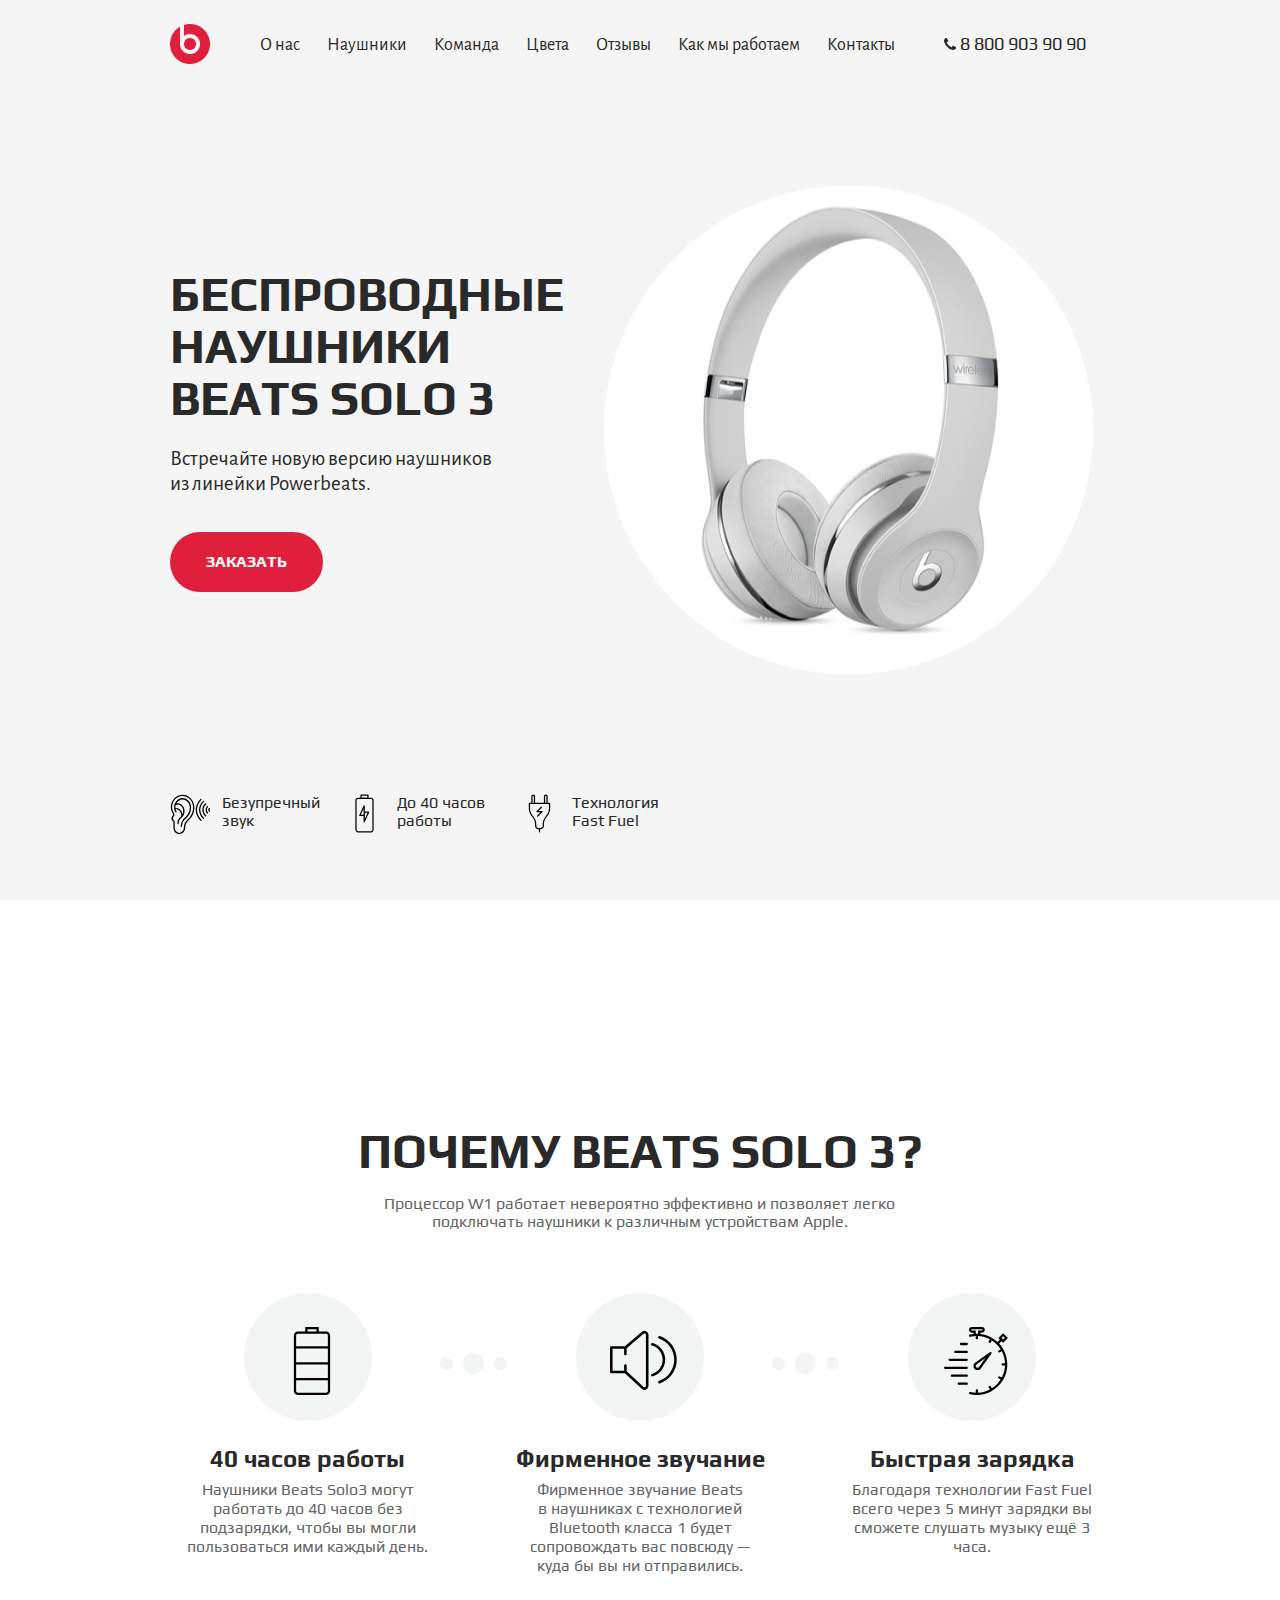
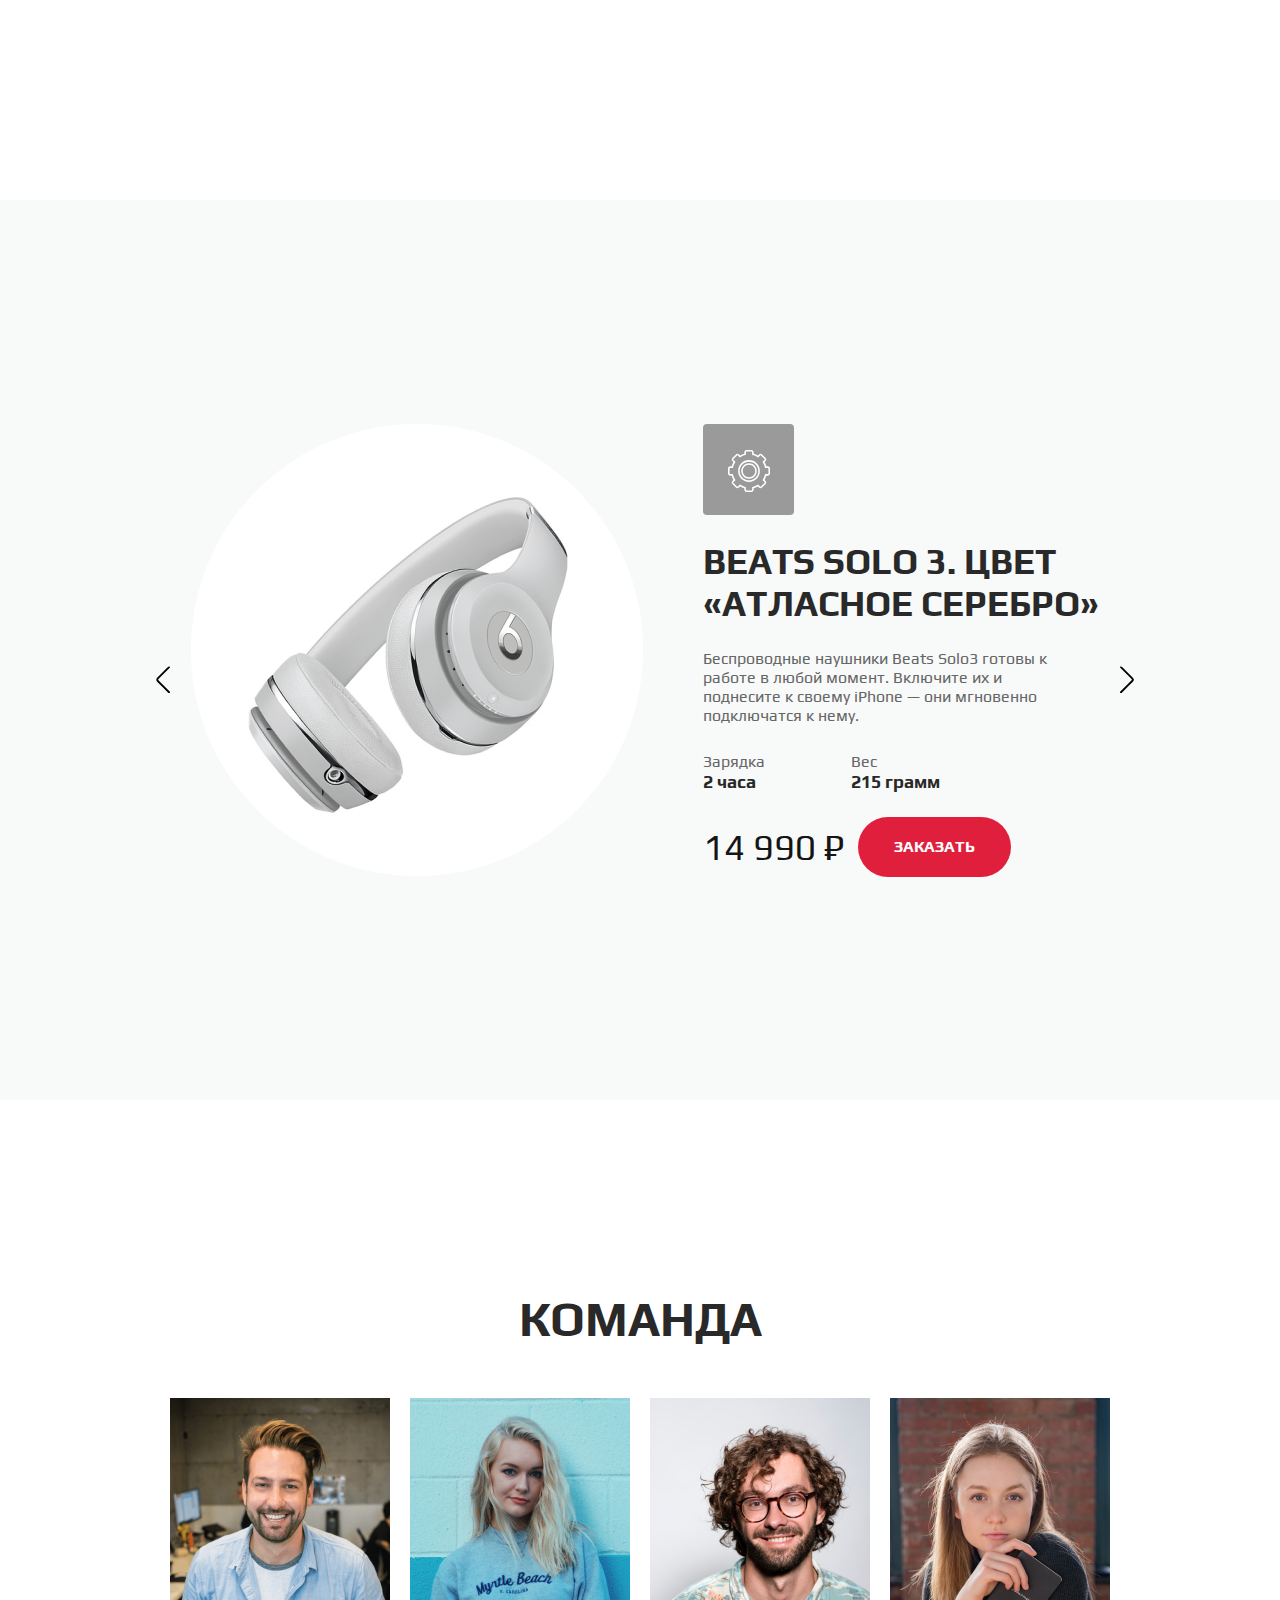
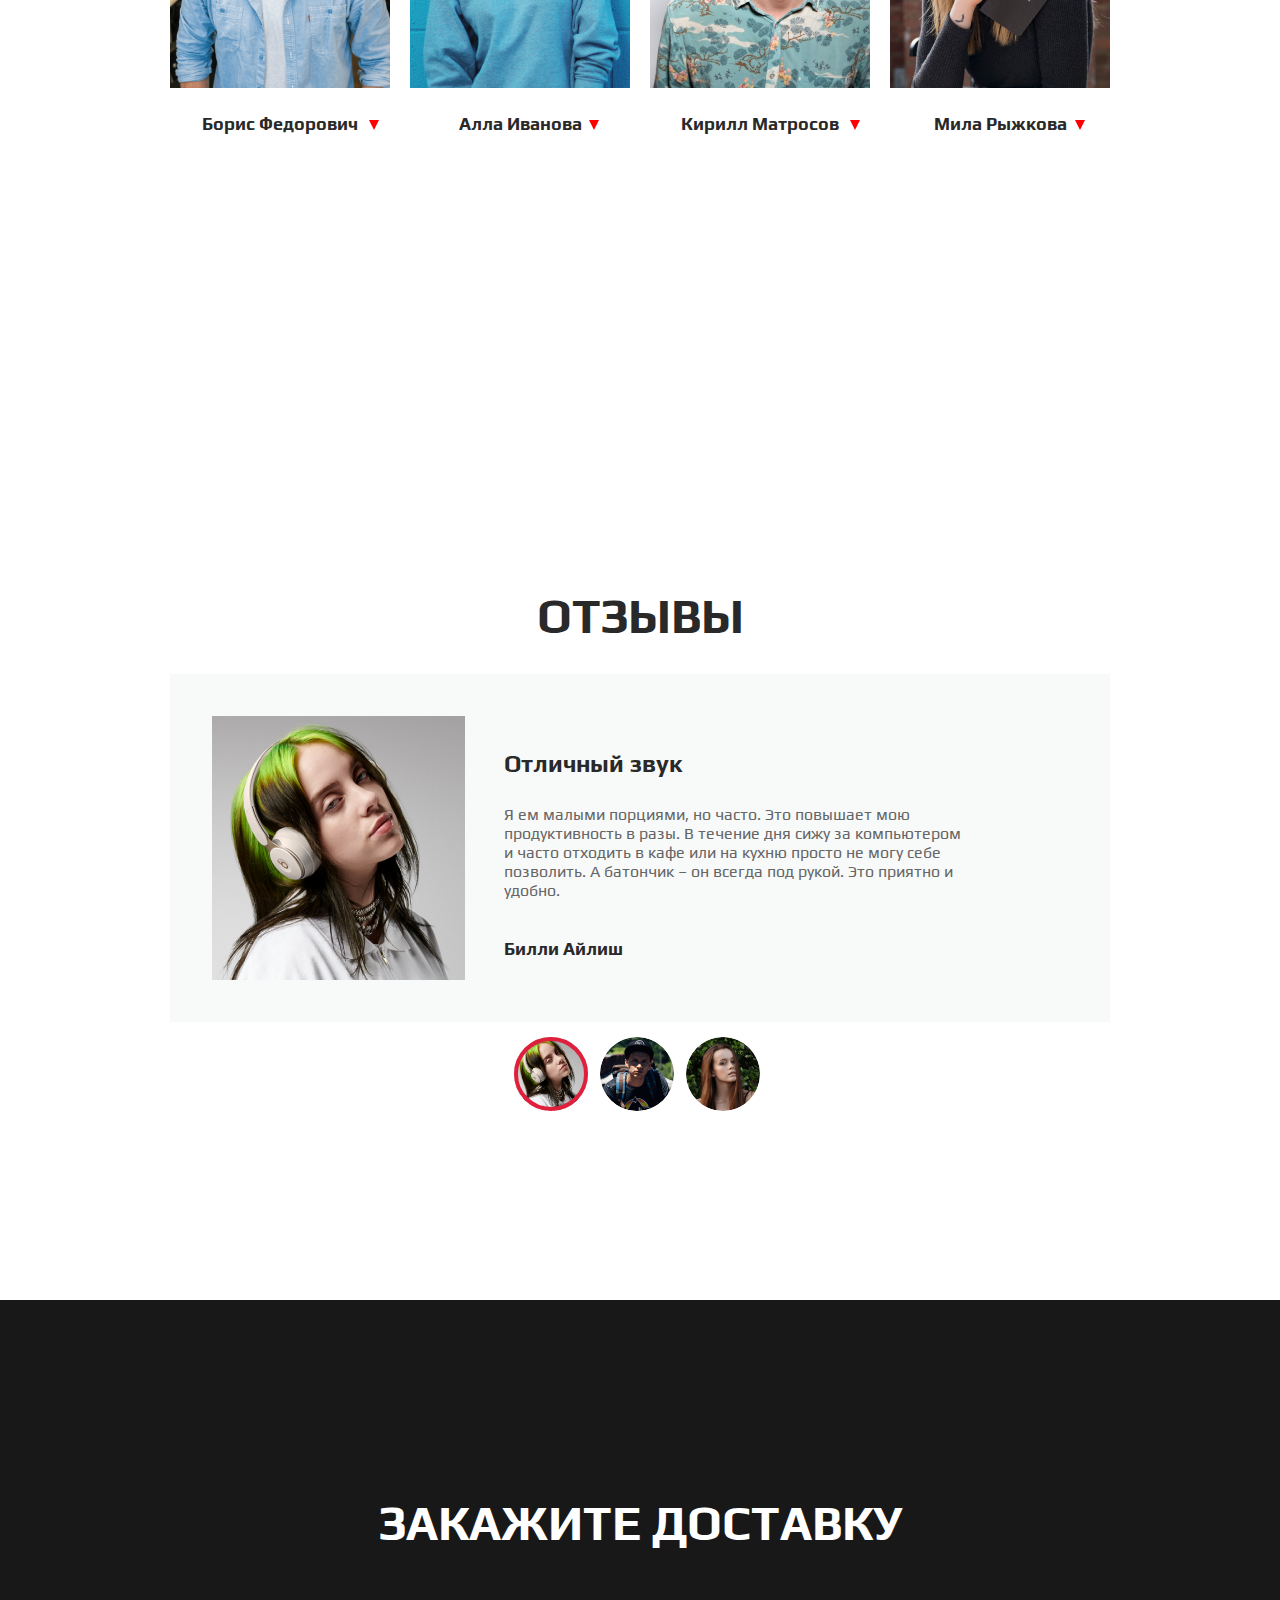
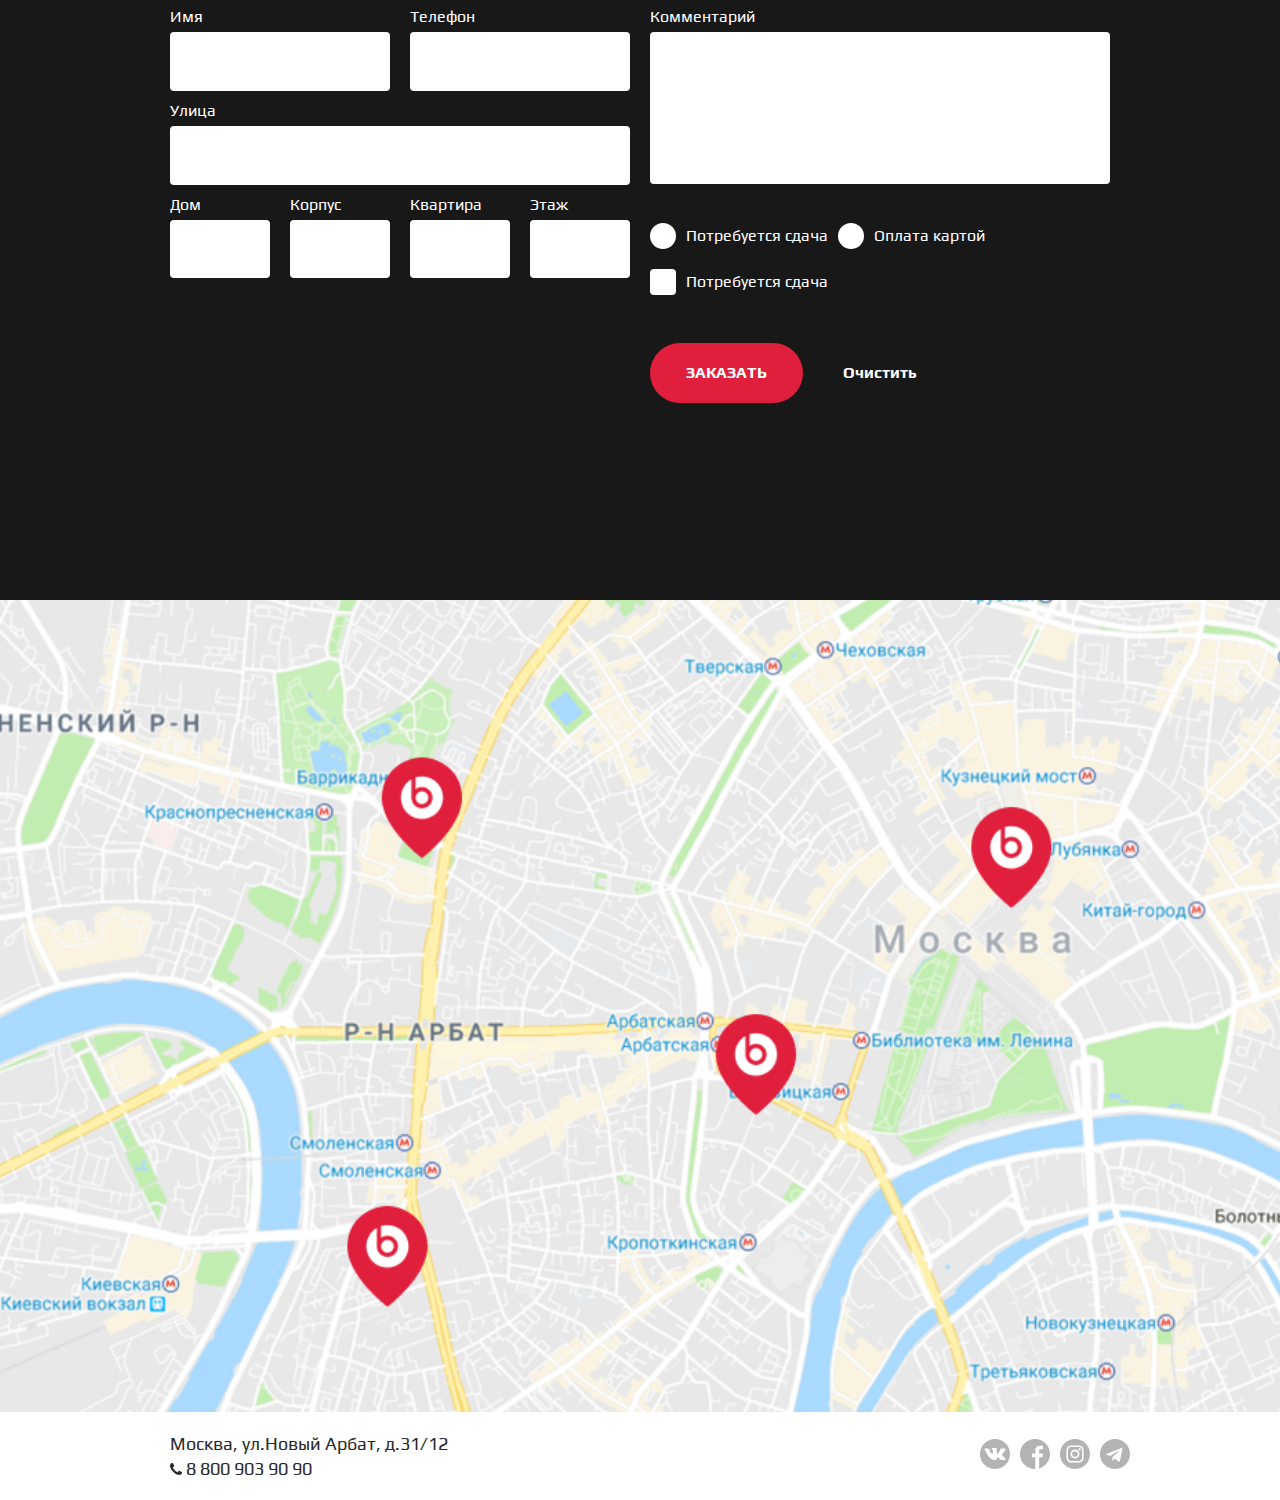
<file: index.html>
<!DOCTYPE html>
<html lang="ru">
<head>
    <meta charset="UTF-8">
    <meta http-equiv="X-UA-Compatible" content="IE=edge">
    <meta name="viewport" content="width=device-width, initial-scale=1.0">
    <title>Beats | Head Page</title>
    <link rel="stylesheet" href="css/main.css">
<body>
    <div class="wrapper">
        <section class="section preview">
            <div class="container preview__container">
                <header class="header">
                        <a href="#" class="logo"><img src="./images/Vector.png" alt="Логотип" class="logo"></a>
                        <nav class="menu">
                            <ul class="menu__list">
                                <li class="menu__item">
                                    <a href="" class="menu__link">О нас</a>
                                </li>
                                <li class="menu__item">
                                    <a href="" class="menu__link">Наушники</a>
                                </li>
                                <li class="menu__item">
                                    <a href="" class="menu__link">Команда</a>
                                </li>
                                <li class="menu__item">
                                    <a href="" class="menu__link">Цвета</a>
                                </li>
                                <li class="menu__item">
                                    <a href="" class="menu__link">Отзывы</a>
                                </li>
                                <li class="menu__item">
                                    <a href="" class="menu__link">Как мы работаем</a>
                                </li>
                                <li class="menu__item">
                                    <a href="" class="menu__link">Контакты</a>
                                </li>
                            </ul>
                        </nav>
                        <address class="contacts">
                            <a href="tel:+88009039090" class="phone-number header__contacts-phone">
                                <svg class="phone-number__icon">
                                    <use xlink:href="images/icons/sprite.svg#phone"></use>
                                </svg>    
                                8 800 903 90 90
                            </a>
                        </address>
                        <div href="" class="burger" id="burger">
                            <span class="burger__plank"></span>
                            <span class="burger__plank"></span>
                            <span class="burger__plank"></span>
                        </div>
                        <div class="overlay" id="overlay">
                            <div class="overlay__menu" id="overlay__menu">
                              <nav class="burger__menu">
                                <ul class="burger__menu--list">
                                  <li class="burger__menu--item">
                                    <a href="#" class="burger__menu--link">
                                      О нас
                                    </a>
                                  </li>
                                  <li class="burger__menu--item">
                                    <a href="#" class="burger__menu--link">
                                      Наушники
                                    </a>
                                  </li>
                                  <li class="burger__menu--item">
                                    <a href="#" class="burger__menu--link">
                                      Команда
                                    </a>
                                  </li>
                                  <li class="burger__menu--item">
                                    <a href="#" class="burger__menu--link">
                                      Цены
                                    </a>
                                  </li>
                                  <li class="burger__menu--item">
                                    <a href="#" class="burger__menu--link">
                                      Отзывы
                                    </a>
                                  </li>
                                  <li class="burger__menu--item">
                                    <a href="#" class="burger__menu--link">
                                      Как мы работаем
                                    </a>
                                  </li>
                                  <li class="burger__menu--item">
                                    <a href="#" class="burger__menu--link">
                                      Контакты
                                    </a>
                                  </li>
                                </ul>
                              </nav>
                            </div>
                        </div>
                </header>
                <div class="preview__content">
                    <h1 class="preview__title">Беспроводные наушники Beats Solo 3</h1>
                    <p class="preview__description">Встречайте новую версию наушников 
                        из линейки Powerbeats.</p>
                        <input type="submit" value="Заказать" class="btn">
                </div>
                <div class="features">
                    <ul class="features__list">
                        <li class="features__item">
                            <div class="features__icon-box">
                                <svg class="features__icon">
                                    <use xlink:href="images/icons/sprite.svg#noise"></use>
                                </svg>
                            </div>
                            <div class="features__text">Безупречный звук</div>
                        </li>
                        <li class="features__item">
                            <div class="features__icon-box">
                                    <svg class="features__icon">
                                        <use xlink:href="images/icons/sprite.svg#charging"></use>
                                    </svg>
                                </a>
                            </div>
                            <div class="features__text">До 40 часов работы</div>
                        </li>
                        <li class="features__item">
                            <div class="features__icon-box">
                                <svg class="features__icon">
                                    <use xlink:href="images/icons/sprite.svg#plug"></use>
                                </svg>
                            </div>
                            <div class="features__text">Технология Fast Fuel</div>
                        </li>
                    </ul>
                </div>
            </div> 
        </section>     
        <section class="section why">
            <div class="container why__container">
            <div class="why__header">
                <h2 class="section-title why__header-title">Почему Beats Solo 3?</h2>
                <p class="why__header-text">Процессор W1 работает невероятно эффективно и позволяет легко подключать наушники к различным устройствам Apple.</p>
            </div>
                <ul class="why__list">
                    <li class="why__item">
                        <div class="why__item-circle">
                            <svg class="why__item-icon">
                                <use xlink:href="images/icons/sprite.svg#battery"></use>
                            </svg>
                        </div>
                        <div class="why__item-content">
                            <div class="why__item-header">40 часов работы</div>
                            <p class="why__item-text">Наушники Beats Solo3 могут работать 
                                до 40 часов без подзарядки, чтобы вы 
                                могли пользоваться ими каждый день.</p>
                        </div>
                    </li>
                    <li class="why__item">
                        <div class="why__item-circle">
                            <svg class="why__item-icon">
                                <use xlink:href="images/icons/sprite.svg#sound"></use>
                            </svg>
                        </div>
                        <div class="why__item-content">
                            <div class="why__item-header">Фирменное звучание</div>
                            <p class="why__item-text">Фирменное звучание Beats в&nbsp;наушниках с технологией Bluetooth класса 1 будет сопровождать вас&nbsp;повсюду — куда&nbsp;бы вы ни отправились.</p>
                        </div>
                    </li>
                    <li class="why__item">
                        <div class="why__item-circle">
                            <svg class="why__item-icon">
                                <use xlink:href="images/icons/sprite.svg#timer"></use>
                            </svg>
                        </div>
                        <div class="why__item-content">
                            <div class="why__item-header">Быстрая зарядка</div>
                            <p class="why__item-text">Благодаря технологии Fast Fuel 
                            всего через 5 минут зарядки вы 
                            сможете слушать музыку ещё 3 часа.</p>
                        </div>
                    </li>
                </ul>
            </div>
        </section>
        <section class="section slider">
            <div class="container slider__container">
                <button class="slider__button slider__button--prev">
                    <svg class="slider__button-icon">
                        <use xlink:href="images/icons/sprite.svg#arrow-left"></use>
                    </svg>
                </button>
                <div class="slider__page">
                    <div class="slider__img">
                        <img src="./images/slider.png" alt="" class="slider__picture">
                    </div>
                    <div class="slider__content">
                        <div class="slider__content-structure">
                            <svg class="clock">
                                <use xlink:href="images/icons/sprite.svg#clock"></use>
                            </svg>
                            <div class="slider__content-dropdown">
                                <ul class="slider__content-list">
                                    <li class="slider__content-item">
                                        <svg class="slider__content-img">
                                            <use xlink:href="images/icons/sprite.svg#bluetooth"></use>
                                        </svg>
                                        <span class="slider__content-text">Bluetooth</span>
                                        <span class="slider__content-numbers">4.0</span>
                                    </li>
                                    <li class="slider__content-item">
                                        <svg class="slider__content-img">
                                            <use xlink:href="images/icons/sprite.svg#range"></use>
                                        </svg>
                                        <span class="slider__content-text">Дальность</span>
                                        <span class="slider__content-numbers">12 м</span>
                                    </li>
                                    <li class="slider__content-item">
                                        <svg class="slider__content-img">
                                            <use xlink:href="images/icons/sprite.svg#charger"></use>
                                        </svg>
                                        <span class="slider__content-text">Зарядка</span>
                                        <span class="slider__content-numbers">3 ч</span>
                                    </li>
                                    <li class="slider__content-item">
                                        <svg class="slider__content-img">
                                            <use xlink:href="images/icons/sprite.svg#weight"></use>
                                        </svg>
                                        <span class="slider__content-text">Вес</span>
                                        <span class="slider__content-numbers">215 гр</span>
                                    </li>
                                    <li class="slider__content-item">
                                        <svg class="slider__content-img">
                                            <use xlink:href="images/icons/sprite.svg#warranty"></use>
                                        </svg>
                                        <span class="slider__content-text">Гарантия</span>
                                        <span class="slider__content-numbers">1 год</span>
                                    </li>
                                </ul>
                            </div>
                        </div>
                        <div class="slider__content-header">
                            <h2 class="slider__header">
                                beats solo 3. цвет «атласное серебро»
                            </h2>
                        </div>
                        <div class="slider__content-main">
                                <p class="slider__text">
                                    Беспроводные наушники Beats Solo3 готовы к работе в любой момент. Включите их и поднесите к своему iPhone — они мгновенно подключатся к нему.
                                </p>
                                <ul class="slider__data">
                                    <li class="slider__charge">
                                        <span class="slider__charge-header">
                                            Зарядка 
                                        </span>
                                        <span class="slider__charge-text">
                                            2 часа
                                        </span>
                                    </li>
                                    <li class="slider__charge">
                                        <span class="slider__charge-header">
                                            Вес
                                        </span>
                                        <span class="slider__charge-text">
                                            215 грамм
                                        </span>
                                    </li>
                                </ul>
                                <div class="slider__order">
                                    <p class="slider__price">14 990 ₽</p>
                                    <input type="submit" value="Заказать" class="btn">
                                </div>
                        </div>
                    </div>
                </div>
                <button class="slider__button slider__button--next">
                    <svg class="slider__button-icon">
                        <use xlink:href="images/icons/sprite.svg#arrow-right"></use>
                    </svg>
                </button>
            </div>
        </section>
        <section class="section team">
            <div class="container">
                <div class="team__header">
                    <h2 class="section-title team__header-title">Команда</h2>
                </div>
                <ul class="team__list">
                    <li class="team__item">
                        <div class="team__item-content">
                            <img src="./images/Boris.png" alt="" class="team__img">
                            <p class="team__name">Борис Федорович</p>
                            <div class="team__dropdown">
                                <p class="team__workplace">Оператор</p>
                                <p class="team__text">Разработал дизайн наушников beats solo 3.</p>
                            </div>
                        </div>
                    </li>
                    <li class="team__item">
                        <div class="team__item-content">
                            <img src="./images/Alla.png" alt="" class="team__img">
                            <p class="team__name">Алла Иванова</p>
                        </div>
                        <div class="team__dropdown">
                            <p class="team__workplace">Оператор</p>
                            <p class="team__text">Разработал дизайн наушников beats solo 3.</p>
                        </div>
                    </li>
                    <li class="team__item">
                        <div class="team__item-content">
                            <img src="./images/Kyrill.png" alt="" class="team__img">
                            <p class="team__name">Кирилл Матросов</p>
                        </div>
                        <div class="team__dropdown">
                            <p class="team__workplace">Оператор</p>
                            <p class="team__text">Разработал дизайн наушников beats solo 3.</p>
                        </div>
                    </li>
                    <li class="team__item">
                        <div class="team__item-content">
                            <img src="./images/Mila.png" alt="" class="team__img">
                            <p class="team__name">Мила Рыжкова</p>
                        </div>
                        <div class="team__dropdown">
                            <p class="team__workplace">Оператор</p>
                            <p class="team__text">Разработал дизайн наушников beats solo 3.</p>
                        </div>
                    </li>
                </ul>
            </div>
        </section>
        <section class="section reviews">
        <div class="container">
            <div class="reviews__header">
                <h2 class="section-title reviews__header-title">Отзывы</h2>
            </div>
            <div class="content">
                <div class="review">
                    <div class="review__img-box">
                        <img src="./images/Avatar-square.png" alt="" class="review__img">
                    </div>
                    <div class="review__content">
                        <h5 class="review__header">Отличный звук</h5>
                        <div class="review__text">Я ем малыми порциями, но часто. Это повышает мою продуктивность в разы. В течение дня сижу за компьютером и часто отходить в кафе или на кухню просто не могу себе позволить. А батончик – он всегда под рукой. Это приятно и удобно. </div>
                        <div class="review__name">Билли Айлиш</div>
                    </div>
                </div>
                <div class="feedback">
                    <ul class="feedback__list">
                        <li class="feedback__item feedback__item--active">
                            <a href="" class="feedback__link"><img src="./images/Avatar-square.png" alt="" class="feedback__img"></a>
                        </li>
                        <li class="feedback__item">
                            <a href="" class="feedback__link"><img src="./images/Avatar-circle-2.png" alt="" class="feedback__img"></a>
                        </li>
                        <li class="feedback__item">
                            <a href="" class="feedback__link"><img src="./images/Avatar-circle-3.png" alt="" class="feedback__img"></a>
                        </li>
                    </ul>
                </div>
            </div>
        </div>
        </section>
        <section class="section order">
           <div class="container">
            <div class="order__header">
                <h2 class="section-title order__title">Закажите доставку</h2>
            </div>
            <form action="" class="form">
                <div class="form__col">
                    <div class="form__row">
                        <label class="form__block">
                            <div class="form__title">Имя</div>
                            <input type="text" class="form__input">
                        </label>
                        <label class="form__block">
                            <div class="form__title">Телефон</div>
                            <input type="text" class="form__input">
                        </label>
                    </div>
                    <div class="form__row">
                        <label class="form__block">
                            <div class="form__title">Улица</div>
                            <input type="text" class="form__input">
                        </label>
                    </div>
                    <div class="form__row">
                        <label class="form__block">
                            <div class="form__title">Дом</div>
                            <input type="text" class="form__input">
                        </label>
                        <label class="form__block">
                            <div class="form__title">Корпус</div>
                            <input type="text" class="form__input">
                        </label>
                        <label class="form__block">
                            <div class="form__title">Квартира</div>
                            <input type="text" class="form__input">
                        </label>
                        <label class="form__block">
                            <div class="form__title">Этаж</div>
                            <input type="text" class="form__input">
                        </label>
                    </div>
                </div>
                <div class="form__col">
                    <div class="form__row form__row--textarea">
                        <label class="form__block">
                            <div class="form__title">Комментарий</div>
                            <textarea class="form__input form__input--textarea"></textarea>
                        </label>
                    </div>
                    <div class="form__controls">
                        <label class="radio">
                            <input type="radio" name="option" class="radio__elem">
                            <div class="radio__visible"></div>
                            <div class="radio__title">Потребуется сдача</div>
                        </label>
                        <label class="radio">
                            <input type="radio" name="option" class="radio__elem">
                            <div class="radio__visible"></div>
                            <div class="radio__title">Оплата картой</div>
                        </label>
                    </div>
                    <div class="form__controls">
                        <label class="radio radio--checkbox">
                            <input type="checkbox" class="radio__elem">
                            <div class="radio__visible"></div>
                            <div class="radio__title">Потребуется сдача</div>
                        </label>
                    </div>
                    <div class="form__btns">
                        <input type="submit" value="Заказать" class="btn">
                        <input type="reset" value="Очистить" class="btn btn--theme--transparent">
                    </div>
                </div>
            </form>
           </div>
        </section>
        <section class="map section">
            <footer class="footer">
                <div class="container footer__container">
                    <div class="info">
                        <div class="info__address">Москва, ул.Новый Арбат, д.31/12</div>
                        <a href="tel:+88009039090" class="phone-number">
                            <svg class="phone-number__icon">
                                <use xlink:href="images/icons/sprite.svg#phone"></use>
                            </svg>    
                            8 800 903 90 90
                        </a>
                    </div>
                    <ul class="socials">
                        <li class="socials__item">
                            <a href="" class="socials__link">
                                <svg class="socials__icon">
                                    <use xlink:href="images/icons/sprite.svg#vk"></use>
                                </svg>
                            </a>
                        </li>
                        <li class="socials__item">
                            <a href="" class="socials__link">
                                <svg class="socials__icon">
                                    <use xlink:href="images/icons/sprite.svg#facebook"></use>
                                </svg>
                            </a>
                        </li>
                        <li class="socials__item">
                            <a href="" class="socials__link">
                                <svg class="socials__icon">
                                    <use xlink:href="images/icons/sprite.svg#insta"></use>
                                </svg>
                            </a>
                        </li>
                        <li class="socials__item">
                            <a href="123" class="socials__link">
                                <svg class="socials__icon">
                                    <use xlink:href="images/icons/sprite.svg#tg"></use>
                                </svg>
                            </a>
                        </li>
                    </ul>
                </div>
            </footer>
        </section>
    </div>
</body>
<script>
    let burger  = document.querySelector('.burger');
    let overlay = document.querySelector('.overlay');
    let body = document.querySelector('body');

    let links = document.querySelectorAll('.menu__link');

    links.forEach(function(element){
    element.addEventListener('click' , toggleMenu);
    })

    function toggleMenu(){
        burger.classList.toggle('burger--active');
        overlay.classList.toggle('overlay--active');
        body.classList.toggle('body--active-menu');
    }

        burger.addEventListener('click' , toggleMenu);
</script>
</html>
</file>
<file: css/main.css>
@import 'https://fonts.googleapis.com/css2?family=Alegreya+Sans:wght@400;700&display=swap';
@import 'https://fonts.googleapis.com/css2?family=Play:wght@400;700&display=swap';
/*! normalize.css v8.0.1 | MIT License | github.com/necolas/normalize.css */
/* Document
   ========================================================================== */
/**
 * 1. Correct the line height in all browsers.
 * 2. Prevent adjustments of font size after orientation changes in iOS.
 */
html {
  line-height: 1.15; /* 1 */
  -webkit-text-size-adjust: 100%; /* 2 */
}

/* Sections
   ========================================================================== */
/**
 * Remove the margin in all browsers.
 */
body {
  margin: 0;
}

/**
 * Render the `main` element consistently in IE.
 */
main {
  display: block;
}

/**
 * Correct the font size and margin on `h1` elements within `section` and
 * `article` contexts in Chrome, Firefox, and Safari.
 */
h1 {
  font-size: 2em;
  margin: 0.67em 0;
}

/* Grouping content
   ========================================================================== */
/**
 * 1. Add the correct box sizing in Firefox.
 * 2. Show the overflow in Edge and IE.
 */
hr {
  -webkit-box-sizing: content-box;
          box-sizing: content-box; /* 1 */
  height: 0; /* 1 */
  overflow: visible; /* 2 */
}

/**
 * 1. Correct the inheritance and scaling of font size in all browsers.
 * 2. Correct the odd `em` font sizing in all browsers.
 */
pre {
  font-family: monospace, monospace; /* 1 */
  font-size: 1em; /* 2 */
}

/* Text-level semantics
   ========================================================================== */
/**
 * Remove the gray background on active links in IE 10.
 */
a {
  background-color: transparent;
}

/**
 * 1. Remove the bottom border in Chrome 57-
 * 2. Add the correct text decoration in Chrome, Edge, IE, Opera, and Safari.
 */
abbr[title] {
  border-bottom: none; /* 1 */
  text-decoration: underline; /* 2 */
  -webkit-text-decoration: underline dotted;
          text-decoration: underline dotted; /* 2 */
}

/**
 * Add the correct font weight in Chrome, Edge, and Safari.
 */
b,
strong {
  font-weight: bolder;
}

/**
 * 1. Correct the inheritance and scaling of font size in all browsers.
 * 2. Correct the odd `em` font sizing in all browsers.
 */
code,
kbd,
samp {
  font-family: monospace, monospace; /* 1 */
  font-size: 1em; /* 2 */
}

/**
 * Add the correct font size in all browsers.
 */
small {
  font-size: 80%;
}

/**
 * Prevent `sub` and `sup` elements from affecting the line height in
 * all browsers.
 */
sub,
sup {
  font-size: 75%;
  line-height: 0;
  position: relative;
  vertical-align: baseline;
}

sub {
  bottom: -0.25em;
}

sup {
  top: -0.5em;
}

/* Embedded content
   ========================================================================== */
/**
 * Remove the border on images inside links in IE 10.
 */
img {
  border-style: none;
}

/* Forms
   ========================================================================== */
/**
 * 1. Change the font styles in all browsers.
 * 2. Remove the margin in Firefox and Safari.
 */
button,
input,
optgroup,
select,
textarea {
  font-family: inherit; /* 1 */
  font-size: 100%; /* 1 */
  line-height: 1.15; /* 1 */
  margin: 0; /* 2 */
}

/**
 * Show the overflow in IE.
 * 1. Show the overflow in Edge.
 */
button,
input { /* 1 */
  overflow: visible;
}

/**
 * Remove the inheritance of text transform in Edge, Firefox, and IE.
 * 1. Remove the inheritance of text transform in Firefox.
 */
button,
select { /* 1 */
  text-transform: none;
}

/**
 * Correct the inability to style clickable types in iOS and Safari.
 */
button,
[type=button],
[type=reset],
[type=submit] {
  -webkit-appearance: button;
}

/**
 * Remove the inner border and padding in Firefox.
 */
button::-moz-focus-inner,
[type=button]::-moz-focus-inner,
[type=reset]::-moz-focus-inner,
[type=submit]::-moz-focus-inner {
  border-style: none;
  padding: 0;
}

/**
 * Restore the focus styles unset by the previous rule.
 */
button:-moz-focusring,
[type=button]:-moz-focusring,
[type=reset]:-moz-focusring,
[type=submit]:-moz-focusring {
  outline: 0.0555555556rem dotted ButtonText;
}

/**
 * Correct the padding in Firefox.
 */
fieldset {
  padding: 0.35em 0.75em 0.625em;
}

/**
 * 1. Correct the text wrapping in Edge and IE.
 * 2. Correct the color inheritance from `fieldset` elements in IE.
 * 3. Remove the padding so developers are not caught out when they zero out
 *    `fieldset` elements in all browsers.
 */
legend {
  -webkit-box-sizing: border-box;
          box-sizing: border-box; /* 1 */
  color: inherit; /* 2 */
  display: table; /* 1 */
  max-width: 100%; /* 1 */
  padding: 0; /* 3 */
  white-space: normal; /* 1 */
}

/**
 * Add the correct vertical alignment in Chrome, Firefox, and Opera.
 */
progress {
  vertical-align: baseline;
}

/**
 * Remove the default vertical scrollbar in IE 10+.
 */
textarea {
  overflow: auto;
}

/**
 * 1. Add the correct box sizing in IE 10.
 * 2. Remove the padding in IE 10.
 */
[type=checkbox],
[type=radio] {
  -webkit-box-sizing: border-box;
          box-sizing: border-box; /* 1 */
  padding: 0; /* 2 */
}

/**
 * Correct the cursor style of increment and decrement buttons in Chrome.
 */
[type=number]::-webkit-inner-spin-button,
[type=number]::-webkit-outer-spin-button {
  height: auto;
}

/**
 * 1. Correct the odd appearance in Chrome and Safari.
 * 2. Correct the outline style in Safari.
 */
[type=search] {
  -webkit-appearance: textfield; /* 1 */
  outline-offset: -0.1111111111rem; /* 2 */
}

/**
 * Remove the inner padding in Chrome and Safari on macOS.
 */
[type=search]::-webkit-search-decoration {
  -webkit-appearance: none;
}

/**
 * 1. Correct the inability to style clickable types in iOS and Safari.
 * 2. Change font properties to `inherit` in Safari.
 */
::-webkit-file-upload-button {
  -webkit-appearance: button; /* 1 */
  font: inherit; /* 2 */
}

/* Interactive
   ========================================================================== */
/*
 * Add the correct display in Edge, IE 10+, and Firefox.
 */
details {
  display: block;
}

/*
 * Add the correct display in all browsers.
 */
summary {
  display: list-item;
}

/* Misc
   ========================================================================== */
/**
 * Add the correct display in IE 10+.
 */
template {
  display: none;
}

/**
 * Add the correct display in IE 10.
 */
[hidden] {
  display: none;
}

* {
  -webkit-box-sizing: border-box;
          box-sizing: border-box;
}

html {
  font-size: 18px;
}
@media screen and (max-width: 480px) {
  html {
    font-size: 3.75vmin;
  }
}

html, body {
  height: 100%;
}

body {
  margin: 0;
  font-family: "Play", sans-serif;
  color: #292929;
  text-decoration: none;
}

.wrapper {
  overflow: hidden;
}

.section {
  height: 100vh;
  min-height: 33.3333333333rem;
  display: -webkit-box;
  display: -ms-flexbox;
  display: flex;
  -webkit-box-align: center;
      -ms-flex-align: center;
          align-items: center;
}
@media screen and (max-width: 480px) {
  .section {
    min-height: initial;
  }
}

.container {
  width: 95%;
  max-width: 940px;
  margin: 0 auto;
  position: relative;
}

h1, h2, h3, h4, h5, h6, p {
  margin: 0;
}

ul {
  list-style: none;
  margin: 0;
  padding: 0;
}

a {
  text-decoration: none;
}

a:visited {
  text-decoration: none;
  font-style: normal;
}

.section-title {
  text-transform: uppercase;
  font-weight: 700;
  font-size: 2.6666666667rem;
  line-height: 2.8888888889rem;
  text-align: center;
}
@media screen and (max-width: 480px) {
  .section-title {
    font-size: 1.7777777778rem;
    line-height: 2rem;
  }
}

.btn {
  display: inline-block;
  padding: 1.2222222222rem 2rem;
  background: #E01F3D;
  border-radius: 5.5555555556rem;
  font-size: 0.8888888889rem;
  line-height: 1;
  border: 0.0555555556rem solid transparent;
  color: #fff;
  font-weight: bold;
  cursor: pointer;
  border: none;
  text-transform: uppercase;
}
.btn--theme--transparent {
  background: transparent;
  text-transform: none;
}
.btn:hover {
  background: rgba(255, 0, 0, 0.336);
  -webkit-transition: 0.5s;
  transition: 0.5s;
}

.slider {
  background: #F8FAF9;
}

.slider__container {
  display: -webkit-box;
  display: -ms-flexbox;
  display: flex;
  -webkit-box-pack: center;
      -ms-flex-pack: center;
          justify-content: center;
  -webkit-box-align: center;
      -ms-flex-align: center;
          align-items: center;
}

.slider__page {
  display: -webkit-box;
  display: -ms-flexbox;
  display: flex;
  -webkit-box-align: center;
      -ms-flex-align: center;
          align-items: center;
  -webkit-box-orient: horizontal;
  -webkit-box-direction: normal;
      -ms-flex-direction: row;
          flex-direction: row;
}
@media screen and (max-width: 768px) {
  .slider__page {
    -webkit-box-orient: vertical;
    -webkit-box-direction: normal;
        -ms-flex-direction: column;
            flex-direction: column;
    -webkit-box-pack: center;
        -ms-flex-pack: center;
            justify-content: center;
  }
}
.slider__button {
  position: absolute;
  top: 57%;
  -webkit-transform: translateY(-50%);
          transform: translateY(-50%);
  border: none;
  background: none;
  z-index: 1;
}
.slider__button--prev {
  left: -20px;
}
@media screen and (max-width: 768px) {
  .slider__button--prev {
    left: 18%;
  }
}
@media screen and (max-width: 480px) {
  .slider__button--prev {
    left: 0;
  }
}
.slider__button--next {
  right: -30px;
}
@media screen and (max-width: 768px) {
  .slider__button--next {
    right: 18%;
  }
}
@media screen and (max-width: 480px) {
  .slider__button--next {
    right: 0;
  }
}
@media screen and (max-width: 768px) {
  .slider__button {
    -webkit-transform: initial;
            transform: initial;
    top: 8.3333333333rem;
  }
}

.slider__button-icon {
  width: 14px;
  height: 27px;
}

.slider__img {
  width: 25.1111111111rem;
  height: 25.1111111111rem;
  margin-right: 3.3333333333rem;
  margin-left: 1.8333333333rem;
}
@media screen and (max-width: 768px) {
  .slider__img {
    width: 17rem;
    height: 17rem;
    margin-bottom: 2.7222222222rem;
    margin-left: 0px;
    margin-right: 0px;
    position: relative;
  }
}
@media screen and (max-width: 480px) {
  .slider__img {
    margin-bottom: 1.4444444444rem;
  }
}

@media screen and (max-width: 768px) {
  .slider__picture {
    width: 17rem;
    height: 17rem;
  }
}

.clock {
  width: 2.3333333333rem;
  height: 2.3333333333rem;
  position: absolute;
  top: 29%;
  left: 51%;
  -webkit-transform: translateX(-50%);
          transform: translateX(-50%);
}

.slider__content-structure {
  width: 5.0555555556rem;
  height: 5.0555555556rem;
  position: relative;
  background: #9A9A9A;
  border-radius: 0.2222222222rem;
  margin-bottom: 1.3888888889rem;
}
.slider__content-structure:hover .slider__content-dropdown {
  opacity: 1;
  -webkit-transition: 0.5s;
  transition: 0.5s;
  left: 100%;
}
@media screen and (max-width: 768px) {
  .slider__content-structure {
    display: none;
  }
}
.slider__content-dropdown {
  position: absolute;
  padding: 18px 14px;
  width: 15.1666666667rem;
  background: #d5d5d5;
  -webkit-box-shadow: 4px 4px 40px rgba(0, 0, 0, 0.06);
          box-shadow: 4px 4px 40px rgba(0, 0, 0, 0.06);
  border-radius: 4px;
  display: -webkit-box;
  display: -ms-flexbox;
  display: flex;
  -webkit-box-pack: center;
      -ms-flex-pack: center;
          justify-content: center;
  opacity: 0;
  left: -9999px;
  -webkit-transition: opacity 0.5s;
  transition: opacity 0.5s;
}
.slider__content-list {
  display: -webkit-box;
  display: -ms-flexbox;
  display: flex;
  -webkit-box-orient: vertical;
  -webkit-box-direction: normal;
      -ms-flex-direction: column;
          flex-direction: column;
  -webkit-box-pack: center;
      -ms-flex-pack: center;
          justify-content: center;
  gap: 1.5555555556rem;
}
.slider__content-item {
  display: -webkit-box;
  display: -ms-flexbox;
  display: flex;
  -webkit-box-orient: horizontal;
  -webkit-box-direction: normal;
      -ms-flex-direction: row;
          flex-direction: row;
  -webkit-box-align: center;
      -ms-flex-align: center;
          align-items: center;
  -webkit-box-pack: start;
      -ms-flex-pack: start;
          justify-content: flex-start;
}
.slider__content-img {
  width: 1.3333333333rem;
  height: 1.3333333333rem;
  margin-right: 0.8888888889rem;
}
.slider__content-text {
  width: 7.0555555556rem;
}
.slider__content-numbers {
  width: 3.0555555556rem;
  display: -webkit-box;
  display: -ms-flexbox;
  display: flex;
  -webkit-box-pack: end;
      -ms-flex-pack: end;
          justify-content: flex-end;
}
@media screen and (max-width: 768px) {
  .slider__content {
    display: -webkit-box;
    display: -ms-flexbox;
    display: flex;
    -webkit-box-align: center;
        -ms-flex-align: center;
            align-items: center;
    -webkit-box-orient: vertical;
    -webkit-box-direction: normal;
        -ms-flex-direction: column;
            flex-direction: column;
    text-align: center;
  }
}

.slider__header {
  font-size: 2rem;
  line-height: 2.3333333333rem;
  text-transform: uppercase;
  margin-bottom: 1.3888888889rem;
  width: 23.2777777778rem;
}
@media screen and (max-width: 768px) {
  .slider__header {
    font-size: 1.5555555556rem;
    line-height: 1.7777777778rem;
    margin-bottom: 0.7777777778rem;
    width: 33.8333333333rem;
  }
}
@media screen and (max-width: 480px) {
  .slider__header {
    width: 23.1111111111rem;
  }
}

.slider__text {
  font-size: 0.8888888889rem;
  line-height: 1.0555555556rem;
  color: #666666;
  margin-bottom: 1.5rem;
  padding: 0 10% 0 0;
}
@media screen and (max-width: 768px) {
  .slider__text {
    width: 34.1111111111rem;
    padding: 0;
  }
}
@media screen and (max-width: 480px) {
  .slider__text {
    width: 22.8888888889rem;
  }
}

.slider__data {
  display: -webkit-box;
  display: -ms-flexbox;
  display: flex;
  -webkit-box-orient: horizontal;
  -webkit-box-direction: normal;
      -ms-flex-direction: row;
          flex-direction: row;
  gap: 4.7777777778rem;
  margin-bottom: 1.3888888889rem;
}
@media screen and (max-width: 768px) {
  .slider__data {
    display: -webkit-box;
    display: -ms-flexbox;
    display: flex;
    -webkit-box-pack: center;
        -ms-flex-pack: center;
            justify-content: center;
  }
}

.slider__charge {
  display: -webkit-box;
  display: -ms-flexbox;
  display: flex;
  -webkit-box-orient: vertical;
  -webkit-box-direction: normal;
      -ms-flex-direction: column;
          flex-direction: column;
}
@media screen and (max-width: 480px) {
  .slider__charge {
    text-align: left;
  }
}
.slider__charge-header {
  font-size: 0.8888888889rem;
  line-height: 1.0555555556rem;
  color: #666666;
}
.slider__charge-text {
  font-size: 1rem;
  line-height: 1.1666666667rem;
  font-weight: bold;
}
@media screen and (max-width: 768px) {
  .slider__charge {
    display: -webkit-box;
    display: -ms-flexbox;
    display: flex;
  }
}

.slider__order {
  display: -webkit-box;
  display: -ms-flexbox;
  display: flex;
  -webkit-box-orient: horizontal;
  -webkit-box-direction: normal;
      -ms-flex-direction: row;
          flex-direction: row;
  -webkit-box-align: center;
      -ms-flex-align: center;
          align-items: center;
  gap: 0.7222222222rem;
}
@media screen and (max-width: 768px) {
  .slider__order {
    -webkit-box-pack: center;
        -ms-flex-pack: center;
            justify-content: center;
  }
}

.slider__price {
  font-size: 2rem;
  line-height: 3.3333333333rem;
  color: #151515;
}
@media screen and (max-width: 768px) {
  .slider__price {
    font-size: 2.2222222222rem;
    margin-right: 1.5rem;
  }
}
@media screen and (max-width: 480px) {
  .slider__price {
    font-size: ren(32px);
  }
}

.header {
  display: -webkit-box;
  display: -ms-flexbox;
  display: flex;
  -webkit-box-pack: justify;
      -ms-flex-pack: justify;
          justify-content: space-between;
  -webkit-box-align: start;
      -ms-flex-align: start;
          align-items: flex-start;
  padding-right: 1.3333333333rem;
}
@media screen and (max-width: 768px) {
  .header {
    -webkit-box-align: center;
        -ms-flex-align: center;
            align-items: center;
    padding-right: 1.0555555556rem;
  }
}
@media screen and (max-width: 480px) {
  .header {
    padding-right: 0;
  }
}

@media screen and (max-width: 768px) {
  .header__contacts-phone {
    display: none;
  }
}

.menu {
  margin: 0 30px;
  padding-top: 10px;
}
@media screen and (max-width: 768px) {
  .menu {
    display: none;
  }
}

.menu__list {
  display: -webkit-box;
  display: -ms-flexbox;
  display: flex;
  -webkit-box-align: center;
      -ms-flex-align: center;
          align-items: center;
  -ms-flex-wrap: wrap;
      flex-wrap: wrap;
}

.menu__link {
  font-weight: 400;
  font-size: 1rem;
  color: #292929;
  font-family: "Alegreya Sans", sans-serif;
  white-space: nowrap;
}

.menu__item {
  margin-right: 1.5rem;
  margin-bottom: 10px;
}
.menu__item:last-child {
  margin-right: 0;
}

.contacts {
  text-decoration: none;
  font-style: normal;
  padding-top: 10px;
}

.burger {
  display: none;
}
@media screen and (max-width: 768px) {
  .burger {
    position: fixed;
    top: 48px;
    right: 35px;
    height: 24px;
    width: 26px;
    cursor: pointer;
    z-index: 15;
    -webkit-transition: all 0.4s;
    transition: all 0.4s;
    display: -webkit-box;
    display: -ms-flexbox;
    display: flex;
    -webkit-box-pack: justify;
        -ms-flex-pack: justify;
            justify-content: space-between;
  }
}
@media screen and (max-width: 480px) {
  .burger {
    right: 20px;
    top: 30px;
    display: -webkit-box;
    display: -ms-flexbox;
    display: flex;
  }
}
.burger__plank {
  width: 100%;
  height: 4px;
  position: absolute;
  background-color: black;
  top: 0;
  left: 0;
  -webkit-transition: all 0.4s;
  transition: all 0.4s;
  border-radius: 10px;
}
.burger__plank:nth-child(2) {
  top: 50%;
  -webkit-transform: translateY(-50%);
          transform: translateY(-50%);
}
.burger__plank:nth-child(3) {
  bottom: 0;
  top: initial;
}

.overlay {
  height: 100%;
  width: 100%;
  background-color: #313131;
  display: -webkit-box;
  display: -ms-flexbox;
  display: flex;
  -webkit-box-align: center;
      -ms-flex-align: center;
          align-items: center;
  -webkit-box-pack: center;
      -ms-flex-pack: center;
          justify-content: center;
  -webkit-transition: all 0.4s;
  transition: all 0.4s;
  position: fixed;
  top: 0;
  left: 100%;
  opacity: 0;
  width: 100%;
  height: 100%;
  z-index: 10;
}

.burger__menu--item {
  margin-bottom: 20px;
  display: -webkit-box;
  display: -ms-flexbox;
  display: flex;
  -webkit-box-orient: vertical;
  -webkit-box-direction: normal;
      -ms-flex-direction: column;
          flex-direction: column;
  -webkit-box-align: center;
      -ms-flex-align: center;
          align-items: center;
}
.burger__menu--item:last-child {
  margin-bottom: 0;
}
.burger__menu--link {
  font-size: 36px;
  line-height: 72px;
  color: white;
  text-decoration: none;
}
.burger__menu--link:hover {
  opacity: 0.7;
}

.burger--active .burger__plank:nth-child(1) {
  opacity: 0;
}
.burger--active .burger__plank:nth-child(2) {
  -webkit-transform: rotate(45deg);
          transform: rotate(45deg);
  background: white;
}
.burger--active .burger__plank:nth-child(3) {
  background: white;
  -webkit-transform: rotate(-45deg) translateY(-6.5px) translateX(5px);
          transform: rotate(-45deg) translateY(-6.5px) translateX(5px);
}

.overlay--active {
  left: 0;
  opacity: 1;
}

.body--active-menu {
  overflow: hidden;
}

.logo {
  width: 2.2222222222rem;
  height: 2.2222222222rem;
  -ms-flex-negative: 0;
      flex-shrink: 0;
}

@media screen and (max-width: 768px) {
  .features {
    display: none;
  }
}

.features__list {
  display: -webkit-box;
  display: -ms-flexbox;
  display: flex;
}

.features__item {
  display: -webkit-box;
  display: -ms-flexbox;
  display: flex;
  margin-right: 0.5rem;
}

.features__icon-box {
  width: 2.2777777778rem;
  height: 2.2777777778rem;
  margin-right: 0.6111111111rem;
}

.features__icon {
  height: 2.2777777778rem;
  width: 2.2777777778rem;
}

.features__text {
  max-width: 6.3333333333rem;
  font-size: 0.8888888889rem;
  line-height: 1rem;
}

.why {
  background: white;
}

@media screen and (max-width: 768px) {
  .why__container {
    width: 99%;
  }
}
@media screen and (max-width: 480px) {
  .why__container {
    width: 95%;
  }
}

.why__header {
  display: -webkit-box;
  display: -ms-flexbox;
  display: flex;
  -webkit-box-orient: vertical;
  -webkit-box-direction: normal;
      -ms-flex-direction: column;
          flex-direction: column;
  -webkit-box-align: center;
      -ms-flex-align: center;
          align-items: center;
  margin-bottom: 3.4444444444rem;
  text-align: center;
}
@media screen and (max-width: 768px) {
  .why__header {
    margin-bottom: 3.0555555556rem;
  }
}

.why__header-title {
  margin-bottom: 1rem;
}
@media screen and (max-width: 768px) {
  .why__header-title {
    margin-bottom: 0.6111111111rem;
  }
}

.why__header-text {
  font-size: 0.8888888889rem;
  color: #666;
  width: 56%;
  text-align: center;
}
@media screen and (max-width: 768px) {
  .why__header-text {
    width: 71%;
  }
}
@media screen and (max-width: 480px) {
  .why__header-text {
    width: 88%;
  }
}

.why__list {
  display: -webkit-box;
  display: -ms-flexbox;
  display: flex;
  -webkit-box-align: start;
      -ms-flex-align: start;
          align-items: flex-start;
}
@media screen and (max-width: 480px) {
  .why__list {
    -webkit-box-orient: vertical;
    -webkit-box-direction: normal;
        -ms-flex-direction: column;
            flex-direction: column;
  }
}

.why__item {
  display: -webkit-box;
  display: -ms-flexbox;
  display: flex;
  -webkit-box-align: center;
      -ms-flex-align: center;
          align-items: center;
  -webkit-box-orient: vertical;
  -webkit-box-direction: normal;
      -ms-flex-direction: column;
          flex-direction: column;
  padding: 0 3%;
  -webkit-box-flex: 1;
      -ms-flex: 1;
          flex: 1;
  text-align: center;
  position: relative;
}
@media screen and (max-width: 768px) {
  .why__item {
    padding: 0 0.4%;
  }
}
@media screen and (max-width: 480px) {
  .why__item {
    -webkit-box-orient: unset;
    -webkit-box-direction: unset;
        -ms-flex-direction: unset;
            flex-direction: unset;
    padding: 0;
    margin-bottom: 1.9444444444rem;
  }
}
.why__item:first-child {
  padding-left: 0;
}
.why__item:last-child {
  padding-right: 0;
}
.why__item:last-child::before {
  display: none;
}
.why__item::before {
  content: "";
  width: 3.7222222222rem;
  height: 1.1666666667rem;
  position: absolute;
  right: -1.8333333333rem;
  top: 3.3333333333rem;
  background: url(../images/why-decor.png) center/contain no-repeat;
}
@media screen and (max-width: 768px) {
  .why__item::before {
    display: none;
  }
}

.why__item-circle {
  background: #F2F5F4;
  width: 7.1111111111rem;
  height: 7.1111111111rem;
  border-radius: 50%;
  display: block;
  position: relative;
  padding: 1.8888888889rem;
  margin-bottom: 1.3333333333rem;
}
@media screen and (max-width: 480px) {
  .why__item-circle {
    margin-right: 0.6666666667rem;
    margin-bottom: 0;
  }
}

.why__item-icon {
  width: 3.7777777778rem;
  height: 3.7777777778rem;
}

@media screen and (max-width: 480px) {
  .why__item-content {
    text-align: left;
  }
}

.why__item-header {
  font-weight: 700;
  font-size: 1.3333333333rem;
  line-height: 1.5555555556rem;
  margin-bottom: 0.3888888889rem;
}
@media screen and (max-width: 768px) {
  .why__item-header {
    margin-bottom: 1.1111111111rem;
  }
}
@media screen and (max-width: 480px) {
  .why__item-header {
    margin-bottom: 0.3333333333rem;
  }
}

.why__item-text {
  font-size: 0.8888888889rem;
  line-height: 1.0555555556rem;
  color: #666;
}

.reviews {
  background: white;
}

.reviews__header {
  display: -webkit-box;
  display: -ms-flexbox;
  display: flex;
  -webkit-box-align: center;
      -ms-flex-align: center;
          align-items: center;
  -webkit-box-orient: vertical;
  -webkit-box-direction: normal;
      -ms-flex-direction: column;
          flex-direction: column;
}

.reviews__header-title {
  margin-bottom: 1.7777777778rem;
}
@media screen and (max-width: 480px) {
  .reviews__header-title {
    margin-bottom: 1.4444444444rem;
  }
}

.review {
  background: #F8FAF9;
  display: -webkit-box;
  display: -ms-flexbox;
  display: flex;
  padding: 2.3333333333rem;
  margin-bottom: 0.8333333333rem;
}
@media screen and (max-width: 768px) {
  .review {
    -webkit-box-orient: vertical;
    -webkit-box-direction: normal;
        -ms-flex-direction: column;
            flex-direction: column;
    text-align: center;
    -webkit-box-align: center;
        -ms-flex-align: center;
            align-items: center;
    padding: 3.1111111111rem 1.3333333333rem 2.2222222222rem;
    margin-bottom: 1.6666666667rem;
  }
}
@media screen and (max-width: 480px) {
  .review {
    padding: 3.1111111111rem 1.6666666667rem 2rem 1.3888888889rem;
    margin-bottom: 2.4444444444rem;
  }
}

.review__content {
  padding-top: 1.8888888889rem;
}
@media screen and (max-width: 480px) {
  .review__content {
    padding-top: 1.1666666667rem;
  }
}

.review__img-box {
  width: 14.0555555556rem;
  height: 14.6666666667rem;
  -ms-flex-negative: 0;
      flex-shrink: 0;
  margin-right: 2.1666666667rem;
  overflow: hidden;
}
@media screen and (max-width: 768px) {
  .review__img-box {
    width: 7.2222222222rem;
    height: 7.2222222222rem;
    margin-right: 0rem;
  }
}

.review__img {
  max-width: 100%;
  height: auto;
}

.review__header {
  font-weight: 700;
  font-size: 1.3333333333rem;
  line-height: 1.5555555556rem;
  margin-bottom: 1.5rem;
}
@media screen and (max-width: 768px) {
  .review__header {
    margin-bottom: 0.8888888889rem;
  }
}
@media screen and (max-width: 480px) {
  .review__header {
    margin-bottom: 0.6666666667rem;
  }
}

.review__text {
  font-size: 0.8888888889rem;
  line-height: 1.0555555556rem;
  color: #666;
  margin-bottom: 2.1111111111rem;
  max-width: 25.3888888889rem;
}
@media screen and (max-width: 768px) {
  .review__text {
    max-width: 38.1666666667rem;
    margin-bottom: 0.8888888889rem;
  }
}
@media screen and (max-width: 480px) {
  .review__text {
    margin-bottom: 0.6666666667rem;
  }
}

.review__name {
  font-weight: 700;
  font-size: 1rem;
  line-height: 1.1666666667rem;
}
@media screen and (max-width: 768px) {
  .review__name {
    line-height: 1.3333333333rem;
    font-weight: 400;
  }
}

.feedback__list {
  display: -webkit-box;
  display: -ms-flexbox;
  display: flex;
  -webkit-box-align: center;
      -ms-flex-align: center;
          align-items: center;
  -webkit-box-pack: center;
      -ms-flex-pack: center;
          justify-content: center;
  gap: 0.3333333333rem;
}
@media screen and (max-width: 480px) {
  .feedback__list {
    gap: 0.5555555556rem;
  }
}

.feedback__item {
  margin-right: 0.3333333333rem;
  position: relative;
}
.feedback__item--active::before, .feedback__item:hover::before {
  content: "";
  position: absolute;
  left: 0;
  top: 0;
  bottom: 0;
  right: 0;
  border-radius: 50%;
  border: 0.2222222222rem solid #E01F3D;
}

.feedback__link {
  width: 4.1111111111rem;
  height: 4.1111111111rem;
  display: block;
  border-radius: 50%;
  overflow: hidden;
}
@media screen and (max-width: 480px) {
  .feedback__link {
    width: 3.5555555556rem;
    height: 3.5555555556rem;
  }
}

.feedback__img {
  width: 100%;
  height: 100%;
  -o-object-fit: cover;
     object-fit: cover;
}

.order {
  background: #181818;
}

.order__header {
  display: -webkit-box;
  display: -ms-flexbox;
  display: flex;
  -webkit-box-align: center;
      -ms-flex-align: center;
          align-items: center;
  -webkit-box-orient: vertical;
  -webkit-box-direction: normal;
      -ms-flex-direction: column;
          flex-direction: column;
  margin-bottom: 3.2222222222rem;
  color: white;
}
@media screen and (max-width: 768px) {
  .order__header {
    margin-bottom: 1.5555555556rem;
  }
}
@media screen and (max-width: 480px) {
  .order__header {
    margin-bottom: 2.1666666667rem;
  }
}

@media screen and (max-width: 480px) {
  .order__title {
    font-size: 1.7777777778rem;
    line-height: 2rem;
  }
}

.form {
  display: -webkit-box;
  display: -ms-flexbox;
  display: flex;
}
@media screen and (max-width: 768px) {
  .form {
    padding: 0px 18%;
    -webkit-box-orient: vertical;
    -webkit-box-direction: normal;
        -ms-flex-direction: column;
            flex-direction: column;
  }
}
@media screen and (max-width: 480px) {
  .form {
    padding: 0;
  }
}

.form__col {
  -webkit-box-flex: 1;
      -ms-flex: 1;
          flex: 1;
  margin-right: 1.1111111111rem;
}
.form__col:last-child {
  margin-right: 0rem;
}
@media screen and (max-width: 768px) {
  .form__col {
    margin-right: 0rem;
  }
}

.form__row {
  display: -webkit-box;
  display: -ms-flexbox;
  display: flex;
  margin-bottom: 0.5555555556rem;
}
@media screen and (max-width: 768px) {
  .form__row {
    margin-bottom: 0.8888888889rem;
  }
}
.form__row--textarea {
  margin-bottom: 1.8888888889rem;
}
@media screen and (max-width: 768px) {
  .form__row--textarea {
    margin-bottom: 0.9444444444rem;
  }
}

.form__block {
  -webkit-box-flex: 1;
      -ms-flex: 1;
          flex: 1;
  margin-right: 1.1111111111rem;
}
.form__block:last-child {
  margin-right: 0rem;
}

.form__input {
  width: 100%;
  border: none;
  padding: 0.8888888889rem 0.6111111111rem;
  border: solid 0.1666666667rem transparent;
  border-radius: 0.2222222222rem;
  -webkit-box-align: center;
      -ms-flex-align: center;
          align-items: center;
}
@media screen and (max-width: 768px) {
  .form__input {
    padding: 0.2222222222rem 0.8888888889rem;
  }
}
.form__input--textarea {
  height: 8.4444444444rem;
  resize: none;
}
@media screen and (max-width: 768px) {
  .form__input--textarea {
    height: 4.4444444444rem;
  }
}
.form__input:focus {
  border-color: #E01F3D;
  outline: none;
}

.form__title {
  color: white;
  font-weight: 400;
  font-size: 0.8888888889rem;
  line-height: 1.0555555556rem;
  margin-bottom: 0.3333333333rem;
}

.form__controls {
  display: -webkit-box;
  display: -ms-flexbox;
  display: flex;
  -ms-flex-wrap: wrap;
      flex-wrap: wrap;
}
@media screen and (max-width: 480px) {
  .form__controls {
    -webkit-box-align: center;
        -ms-flex-align: center;
            align-items: center;
    -webkit-box-pack: center;
        -ms-flex-pack: center;
            justify-content: center;
  }
}

.form__btns {
  margin-top: 2.6666666667rem;
}
@media screen and (max-width: 768px) {
  .form__btns {
    display: -webkit-box;
    display: -ms-flexbox;
    display: flex;
    -webkit-box-pack: center;
        -ms-flex-pack: center;
            justify-content: center;
    margin-top: 2.1666666667rem;
  }
}

.preview {
  background: #f5f5f5;
  -webkit-box-align: stretch;
      -ms-flex-align: stretch;
          align-items: stretch;
  padding-top: 1.3333333333rem;
  padding-bottom: 3.6111111111rem;
}
@media screen and (max-width: 768px) {
  .preview {
    padding-top: 2.2222222222rem;
  }
}
@media screen and (max-width: 480px) {
  .preview {
    padding-top: 1.3333333333rem;
  }
}

.preview__container {
  display: -webkit-box;
  display: -ms-flexbox;
  display: flex;
  -webkit-box-orient: vertical;
  -webkit-box-direction: normal;
      -ms-flex-direction: column;
          flex-direction: column;
  -webkit-box-pack: justify;
      -ms-flex-pack: justify;
          justify-content: space-between;
}
@media screen and (max-width: 768px) {
  .preview__container::before {
    display: none;
  }
}
.preview__container::before {
  content: "";
  position: absolute;
  right: 0.9444444444rem;
  top: 50%;
  -webkit-transform: translateY(-50%);
          transform: translateY(-50%);
  width: 27.1666666667rem;
  height: 27.1666666667rem;
  background: url(../images/preview.png) center/contain no-repeat;
}

@media screen and (max-width: 768px) {
  .preview__content {
    width: 100%;
    -webkit-box-flex: 1;
        -ms-flex: 1;
            flex: 1;
    display: -webkit-box;
    display: -ms-flexbox;
    display: flex;
    -webkit-box-orient: vertical;
    -webkit-box-direction: normal;
        -ms-flex-direction: column;
            flex-direction: column;
    -webkit-box-pack: center;
        -ms-flex-pack: center;
            justify-content: center;
    -webkit-box-align: center;
        -ms-flex-align: center;
            align-items: center;
    text-align: center;
  }
}
@media screen and (max-width: 768px) {
  .preview__content::before {
    content: "";
    width: 17.9444444444rem;
    height: 17.9444444444rem;
    background: url(../images/preview768.png) center/contain no-repeat;
    margin-bottom: 3.5555555556rem;
  }
}

.preview__title {
  font-family: "Play", sans-serif;
  font-weight: 700;
  font-size: 2.6666666667rem;
  line-height: 2.8888888889rem;
  text-transform: uppercase;
  margin-bottom: 1.2222222222rem;
  max-width: 22.2222222222rem;
}
@media screen and (max-width: 768px) {
  .preview__title {
    padding: 0 6%;
    max-width: 100%;
    margin-bottom: 0.2777777778rem;
  }
}
@media screen and (max-width: 480px) {
  .preview__title {
    font-size: 1.7777777778rem;
    line-height: 2rem;
    padding: 0 13%;
    max-width: 100%;
    margin-bottom: 0.7777777778rem;
  }
}

.preview__description {
  font-weight: 400;
  font-size: 1.1666666667rem;
  line-height: 1.3888888889rem;
  margin-bottom: 2rem;
  font-family: "Alegreya Sans", sans-serif;
  max-width: 18.4444444444rem;
}
@media screen and (max-width: 768px) {
  .preview__description {
    padding: 0 26%;
    max-width: 100%;
    margin-bottom: 1.2777777778rem;
  }
}
@media screen and (max-width: 480px) {
  .preview__description {
    padding: 0 14%;
    max-width: 100%;
    font-size: 1rem;
    line-height: 1.1111111111rem;
    margin-bottom: 1.4444444444rem;
  }
}

.radio {
  display: -webkit-box;
  display: -ms-flexbox;
  display: flex;
  -webkit-box-align: center;
      -ms-flex-align: center;
          align-items: center;
  cursor: pointer;
  -webkit-user-select: none;
     -moz-user-select: none;
      -ms-user-select: none;
          user-select: none;
}
.radio--checkbox {
  margin-top: 1.1111111111rem;
  border: none;
}
.radio--checkbox .radio__visible {
  border-radius: 0.2222222222rem;
}
.radio--checkbox .radio__visible::before {
  width: 0.5555555556rem;
  height: 0.4444444444rem;
  background: url("../images/sprite.png") -10px -10px;
}

.radio__elem {
  display: none;
}
.radio__elem:checked ~ .radio__visible::before {
  display: block;
}

.radio__visible {
  width: 1.4444444444rem;
  height: 1.4444444444rem;
  position: relative;
  border-radius: 50%;
  background: white;
}
.radio__visible::before {
  content: "";
  width: 0.7222222222rem;
  height: 0.7222222222rem;
  background: red;
  border-radius: 50%;
  position: absolute;
  top: 50%;
  left: 50%;
  -webkit-transform: translate(-50%, -50%);
          transform: translate(-50%, -50%);
  display: none;
}

.radio__title {
  font-weight: 400;
  font-size: 0.8888888889rem;
  line-height: 1.0555555556rem;
  color: white;
  margin-left: 0.5555555556rem;
  margin-right: 0.5555555556rem;
}

.team__header {
  display: -webkit-box;
  display: -ms-flexbox;
  display: flex;
  -webkit-box-pack: center;
      -ms-flex-pack: center;
          justify-content: center;
  margin-bottom: 2.9444444444rem;
}

.team__list {
  display: -webkit-box;
  display: -ms-flexbox;
  display: flex;
  -webkit-box-pack: justify;
      -ms-flex-pack: justify;
          justify-content: space-between;
}
@media screen and (max-width: 768px) {
  .team__list {
    -webkit-box-orient: vertical;
    -webkit-box-direction: normal;
        -ms-flex-direction: column;
            flex-direction: column;
  }
}

.team__item-content {
  display: -webkit-box;
  display: -ms-flexbox;
  display: flex;
  -webkit-box-orient: vertical;
  -webkit-box-direction: normal;
      -ms-flex-direction: column;
          flex-direction: column;
  -webkit-box-align: center;
      -ms-flex-align: center;
          align-items: center;
}

.team__img {
  margin-bottom: 1.3888888889rem;
}
@media screen and (max-width: 768px) {
  .team__img {
    display: none;
  }
}

.team__name {
  font-size: 18px;
  line-height: 1.1666666667rem;
  font-weight: 700;
  position: relative;
}
.team__name::after {
  content: "";
  width: 0;
  height: 0;
  border-left: 0.2777777778rem solid transparent;
  border-right: 0.2777777778rem solid transparent;
  border-top: 0.5555555556rem solid red;
  top: 60%;
  left: 110%;
  -webkit-transform: translate(-50%, -50%);
          transform: translate(-50%, -50%);
  position: absolute;
  border-radius: 0;
}
@media screen and (max-width: 768px) {
  .team__name::after {
    border-top: 0.5555555556rem solid #365A49;
  }
}
.team__name:hover ~ .team__dropdown {
  visibility: visible;
  -webkit-transition: visibility 0.6s;
  transition: visibility 0.6s;
  opacity: 1;
  -webkit-animation: showup 0.5s linear forwards;
          animation: showup 0.5s linear forwards;
}

@-webkit-keyframes showup {
  from {
    opacity: 0;
  }
  to {
    opacity: 1;
  }
}

@keyframes showup {
  from {
    opacity: 0;
  }
  to {
    opacity: 1;
  }
}
@-webkit-keyframes showdown {
  from {
    opacity: 1;
  }
  to {
    opacity: 0;
  }
}
@keyframes showdown {
  from {
    opacity: 1;
  }
  to {
    opacity: 0;
  }
}
.team__dropdown {
  margin-top: 0.6111111111rem;
  text-align: center;
  visibility: hidden;
  width: 11.1111111111rem;
  -webkit-transition: visibility 0.6s;
  transition: visibility 0.6s;
  opacity: 0;
  -webkit-animation: showdown 0.5s linear forwards;
          animation: showdown 0.5s linear forwards;
}

.team__workplace {
  color: #292929;
  margin-bottom: 0.3333333333rem;
  font-size: 0.8888888889rem;
  line-height: 1.0555555556rem;
}

.team__text {
  color: #666666;
  font-size: 0.8888888889rem;
  line-height: 1.0555555556rem;
}

.map {
  background: url(../images/map.png) center/cover no-repeat;
  position: relative;
}

.footer {
  position: absolute;
  left: 0;
  bottom: 0;
  right: 0;
  background: #fff;
  padding: 20px 0;
}

.footer__container {
  display: -webkit-box;
  display: -ms-flexbox;
  display: flex;
  -webkit-box-align: center;
      -ms-flex-align: center;
          align-items: center;
  -webkit-box-pack: justify;
      -ms-flex-pack: justify;
          justify-content: space-between;
}
@media screen and (max-width: 480px) {
  .footer__container {
    -webkit-box-orient: vertical;
    -webkit-box-direction: normal;
        -ms-flex-direction: column;
            flex-direction: column;
    -webkit-box-align: center;
        -ms-flex-align: center;
            align-items: center;
    text-align: center;
  }
}

@media screen and (max-width: 480px) {
  .info {
    margin-bottom: 1.0555555556rem;
  }
}

.info__address {
  font-size: 1rem;
  line-height: 1.3333333333rem;
  font-weight: 400;
  margin-bottom: 0.1666666667rem;
}
@media screen and (max-width: 768px) {
  .info__address {
    font-size: 1.1666666667rem;
    line-height: 1.3333333333rem;
  }
}
@media screen and (max-width: 480px) {
  .info__address {
    font-size: 1rem;
    line-height: 1.3333333333rem;
    margin-bottom: 0.6666666667rem;
  }
}

.socials {
  display: -webkit-box;
  display: -ms-flexbox;
  display: flex;
  -webkit-box-orient: horizontal;
  -webkit-box-direction: normal;
      -ms-flex-direction: row;
          flex-direction: row;
  -webkit-transform: translateX(20px);
          transform: translateX(20px);
}
@media screen and (max-width: 768px) {
  .socials {
    -webkit-transform: translateX(-33px);
            transform: translateX(-33px);
  }
}
@media screen and (max-width: 480px) {
  .socials {
    -webkit-transform: translateX(0);
            transform: translateX(0);
  }
}

.socials__item {
  margin-right: 0.5555555556rem;
}
@media screen and (max-width: 480px) {
  .socials__item {
    margin-right: 0.7777777778rem;
  }
}
.socials__item:last-child {
  margin-right: 0;
}

.socials__icon {
  width: 1.6666666667rem;
  height: 1.6666666667rem;
  color: #b3b3b3;
}
.socials__icon:hover {
  color: #292929;
}
@media screen and (max-width: 480px) {
  .socials__icon {
    width: 1.3333333333rem;
    height: 1.3333333333rem;
  }
}

.phone-number {
  font-weight: 400;
  font-size: 1rem;
  color: #292929;
  white-space: nowrap;
}
@media screen and (max-width: 480px) {
  .phone-number {
    line-height: 1.1666666667rem;
    font-size: 0.8888888889rem;
  }
}

.phone-number__icon {
  width: 0.6666666667rem;
  height: 0.6666666667rem;
}
/*# sourceMappingURL=main.css.map */
</file>
